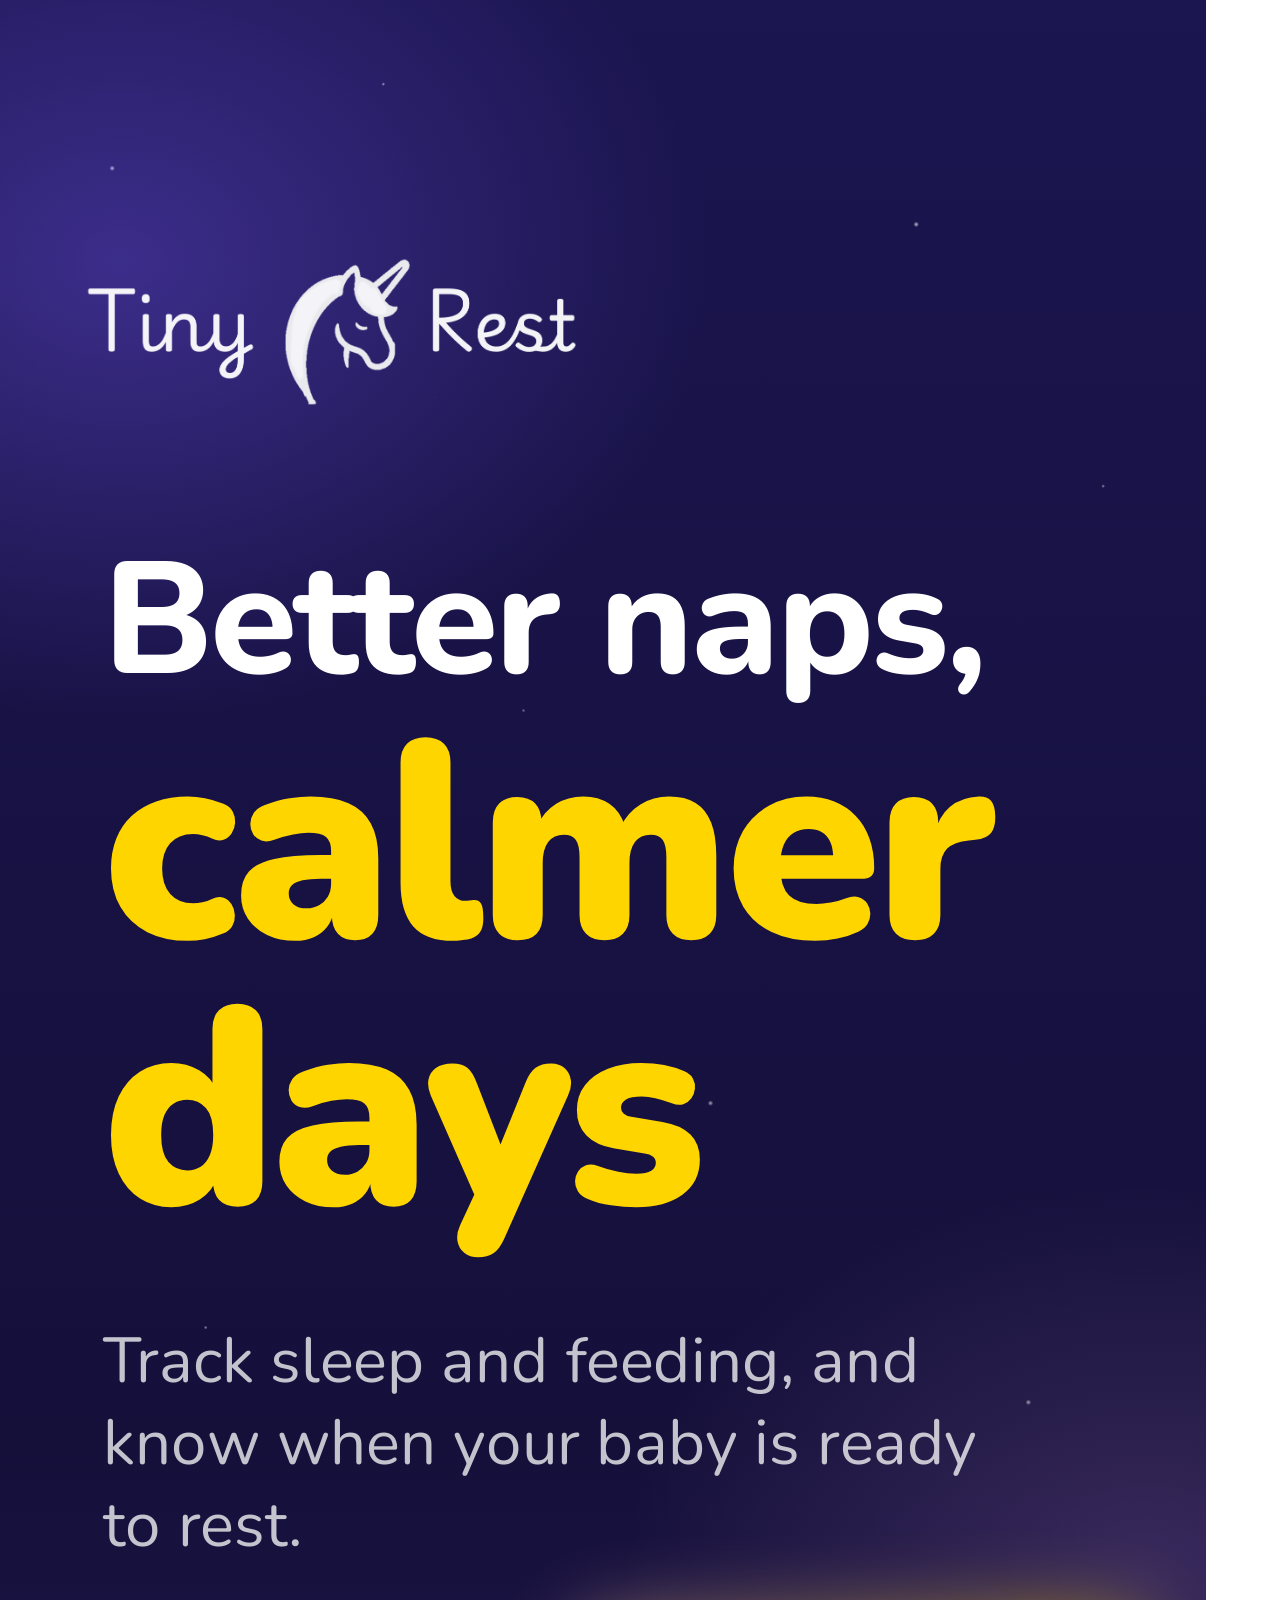
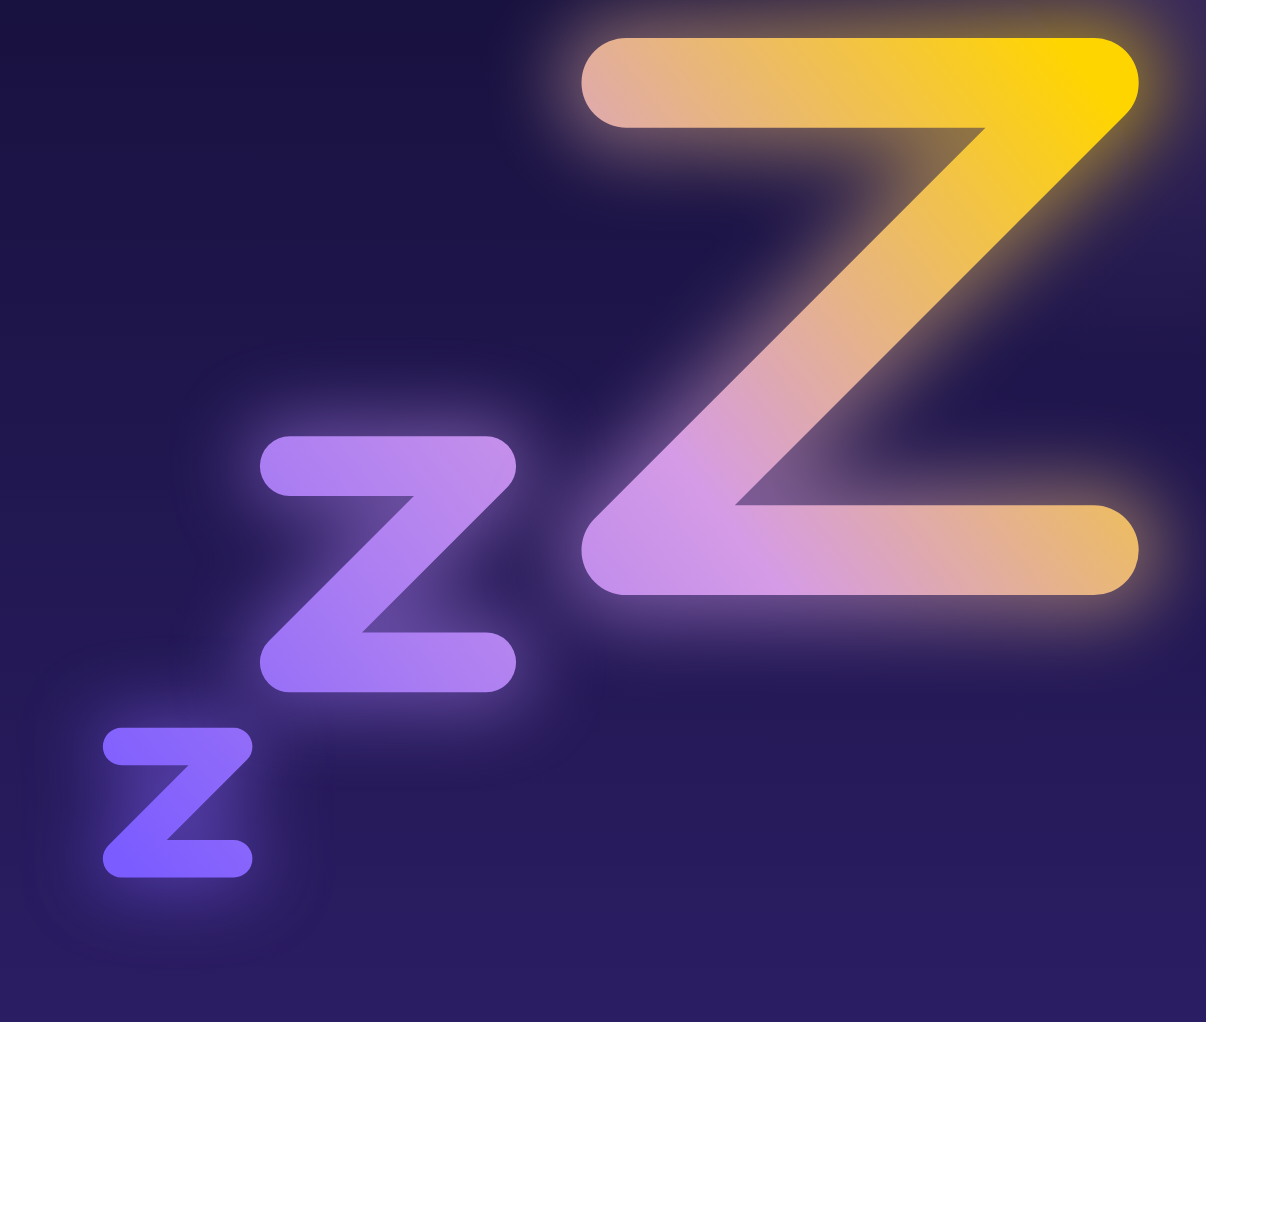
<file: appstore/screenshots.html>
<!doctype html>
<html>
<head>
<meta charset="utf-8">
<link rel="preconnect" href="https://fonts.googleapis.com">
<link href="https://fonts.googleapis.com/css2?family=Nunito:wght@400;600;800;900&display=block" rel="stylesheet">
<style>
  /* Laid out on a 1290px-wide canvas, then scaled to the output size (?w=&h=, default 1206 x 2622 for 6.3") */
  :root {
    --night: #15103a;
    --ink: #2a1a5e;
    --lavender: #ece7fa;
    --purple: #7b5cff;
    --pink: #d59be6;
    --yellow: #FFD500;
  }
  * { margin: 0; padding: 0; box-sizing: border-box; }
  html, body { overflow: hidden; }
  body { font-family: "Nunito", -apple-system, sans-serif; -webkit-font-smoothing: antialiased; }

  .slide { position: relative; width: 1290px; height: 2796px; overflow: hidden; transform-origin: 0 0; background: var(--lavender); }
  .slide.dark { background: linear-gradient(180deg, #1b1550 0%, var(--night) 55%, #2b1d63 100%); }

  /* "Zzz" ribbon on the hero slide */
  .zzz { position: absolute; top: 0; left: 0; width: 1290px; height: 2796px; overflow: visible; pointer-events: none; }

  /* Hero */
  .stars { position: absolute; inset: 0;
    background-image:
      radial-gradient(3px 3px at 120px 180px, rgba(255,255,255,.8), transparent),
      radial-gradient(2px 2px at 410px 90px, rgba(255,255,255,.6), transparent),
      radial-gradient(3px 3px at 980px 240px, rgba(255,255,255,.7), transparent),
      radial-gradient(2px 2px at 1180px 520px, rgba(255,255,255,.5), transparent),
      radial-gradient(3px 3px at 760px 1180px, rgba(255,255,255,.6), transparent),
      radial-gradient(2px 2px at 220px 1420px, rgba(255,255,255,.5), transparent),
      radial-gradient(3px 3px at 1100px 1500px, rgba(255,255,255,.6), transparent),
      radial-gradient(2px 2px at 560px 760px, rgba(255,255,255,.4), transparent); }
  .hero-glow { position: absolute; inset: 0;
    background:
      radial-gradient(900px 700px at 10% 10%, rgba(123,92,255,.35), transparent 70%),
      radial-gradient(800px 600px at 95% 60%, rgba(213,155,230,.18), transparent 70%); }
  .hero { position: absolute; left: 110px; right: 110px; top: 230px; color: #fff; }
  .hero img { width: 560px; margin: 0 0 90px -20px; opacity: .95; }
  .hero h1 { font-weight: 800; font-size: 170px; line-height: 1.02; letter-spacing: -3px; }
  .hero h1 .big { display: block; font-size: 300px; font-weight: 900; line-height: .95; letter-spacing: -6px; color: var(--yellow); padding-top: 10px; }
  .hero p { margin-top: 80px; font-size: 68px; line-height: 1.3; color: rgba(255,255,255,.75); font-weight: 400; max-width: 980px; }

  /* Feature slides */
  .caption { position: absolute; top: 190px; left: 80px; right: 80px; text-align: center; color: var(--ink); z-index: 2; }
  .caption h2 { font-size: 104px; font-weight: 900; letter-spacing: -2px; line-height: 1.05; }
  .caption p { margin-top: 26px; font-size: 64px; font-weight: 400; color: rgba(42,26,94,.7); letter-spacing: -.5px; line-height: 1.2; }
  .phone { position: absolute; left: 50%; top: 620px; width: 1060px; transform: translateX(-50%); z-index: 1;
    filter: drop-shadow(0 50px 70px rgba(42,26,94,.25)); }
</style>
</head>
<body>
<script>
const params = new URLSearchParams(location.search);
const n = Number(params.get('n') || 1);
const outW = Number(params.get('w') || 1206), outH = Number(params.get('h') || 2622);
const k = outW / 1290;
// Three z's growing as they climb up and to the right, each [path, stroke width]
const zs = [
  ['M 130 2510 L 250 2510 L 130 2630 L 250 2630', 40],
  ['M 310 2210 L 520 2210 L 310 2420 L 520 2420', 64],
  ['M 670 1800 L 1170 1800 L 670 2300 L 1170 2300', 96],
];
const zzz = `
<svg class="zzz" viewBox="0 0 1290 2796" xmlns="http://www.w3.org/2000/svg">
  <defs>
    <linearGradient id="rg" gradientUnits="userSpaceOnUse" x1="130" y1="2630" x2="1170" y2="1800">
      <stop offset="0" stop-color="#7b5cff"/>
      <stop offset=".55" stop-color="#d59be6"/>
      <stop offset="1" stop-color="#FFD500"/>
    </linearGradient>
    <filter id="glow" filterUnits="userSpaceOnUse" x="0" y="0" width="1290" height="2796"><feGaussianBlur stdDeviation="40"/></filter>
  </defs>
  <g fill="none" stroke="url(#rg)" stroke-linecap="round" stroke-linejoin="round">
    ${zs.map(([d, w]) => `<path d="${d}" stroke-width="${w * 1.55}" opacity=".5" filter="url(#glow)"/><path d="${d}" stroke-width="${w}"/>`).join('')}
  </g>
</svg>`;
const shots = {
  2: ['home-prediction.png', 'Know when the<br>next nap is coming', 'Predicted from<br>recent sleep'],
  3: ['add-sleep.png', 'Log naps<br>in seconds', 'One tap to start<br>and stop the timer'],
  4: ['add-feeding-nursing.png', 'Track every<br>feeding', 'Nursing and bottles,<br>right next to sleep'],
  5: ['timeline.png', 'See the whole day<br>at a glance', 'Naps and feeds,<br>hour by hour'],
  6: ['soothing_sounds.png', 'Soothing sounds<br>for bedtime', 'White noise, rain<br>and more built in'],
  7: ['activity-live.png', 'Nap timer on your<br>Lock Screen', 'See how long they’ve<br>slept at a glance'],
  8: ['widget.png', 'Always one<br>glance away', 'Keep the sleep timer<br>on your Home Screen'],
};
let html;
if (n === 1) {
  html = `<div class="slide dark s1">
    <div class="stars"></div><div class="hero-glow"></div>${zzz}
    <div class="hero">
      <img src="../images/splash-icon.png" alt="">
      <h1>Better naps,<span class="big">calmer days</span></h1>
      <p>Track sleep and feeding, and know when your baby is ready to rest.</p>
    </div>
  </div>`;
} else {
  const [img, h, p] = shots[n];
  html = `<div class="slide s${n}">
    <div class="caption"><h2>${h}</h2><p>${p}</p></div>
    <img class="phone" src="../images/${img}" alt="">
  </div>`;
}
document.body.innerHTML = html;
document.body.style.cssText = `width:${outW}px;height:${outH}px`;
const slide = document.querySelector('.slide');
slide.style.height = `${outH / k}px`;
slide.style.transform = `scale(${k})`;
</script>
</body>
</html>
</file>
